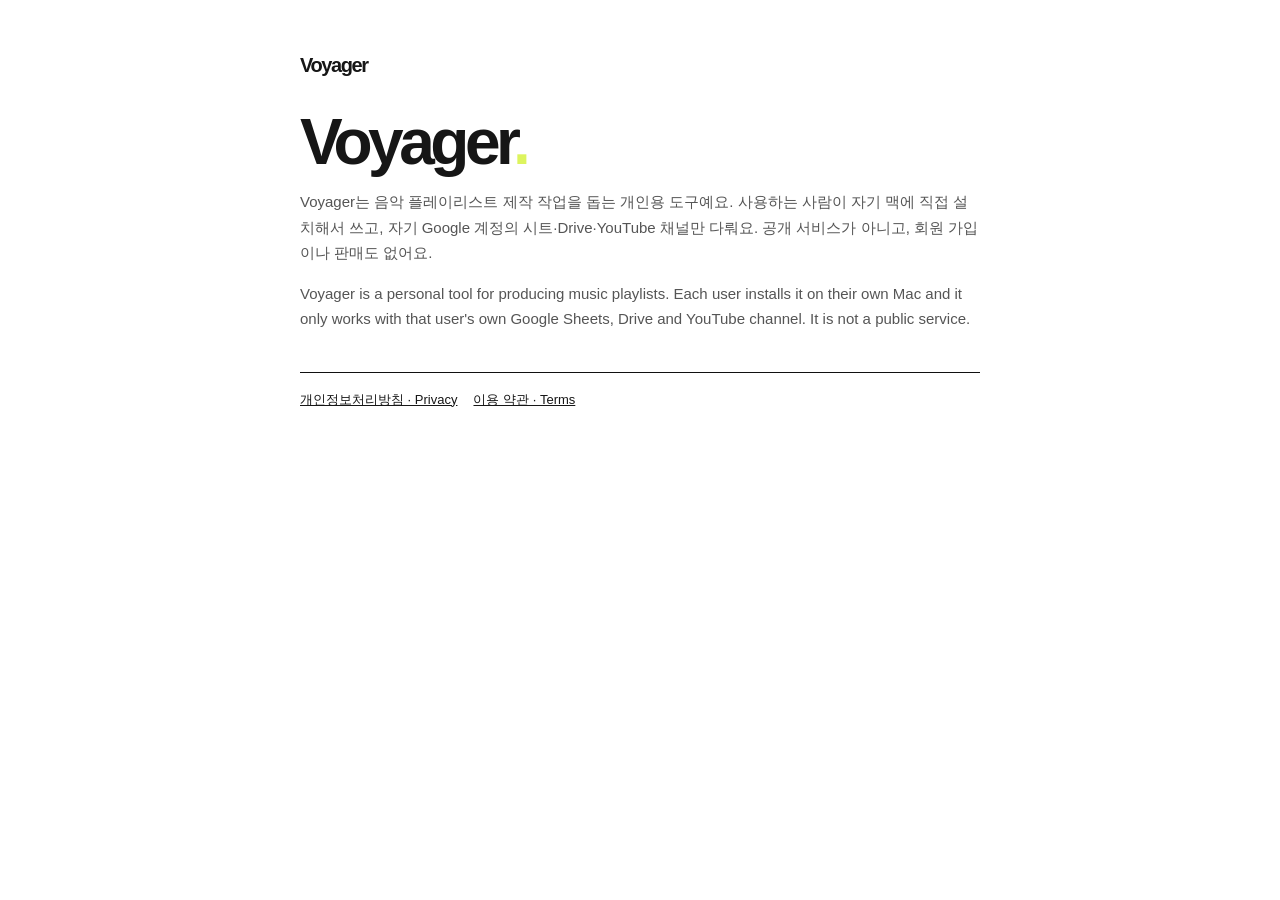
<file: index.html>
<!doctype html>
<html lang="ko">
<head>
<meta charset="utf-8">
<meta name="viewport" content="width=device-width, initial-scale=1">
<title>Voyager</title>
<link rel="stylesheet" href="style.css">
</head>
<body>
<main>
<div class="logo">Voyager</div>
<h1>Voyager<i>.</i></h1>
<p>Voyager는 음악 플레이리스트 제작 작업을 돕는 개인용 도구예요. 사용하는 사람이 자기 맥에 직접 설치해서 쓰고,
자기 Google 계정의 시트·Drive·YouTube 채널만 다뤄요. 공개 서비스가 아니고, 회원 가입이나 판매도 없어요.</p>
<p lang="en">Voyager is a personal tool for producing music playlists. Each user installs it on their own Mac and it only
works with that user's own Google Sheets, Drive and YouTube channel. It is not a public service.</p>
<nav><a href="privacy.html">개인정보처리방침 · Privacy</a><a href="terms.html">이용 약관 · Terms</a></nav>
</main>
</body>
</html>
</file>
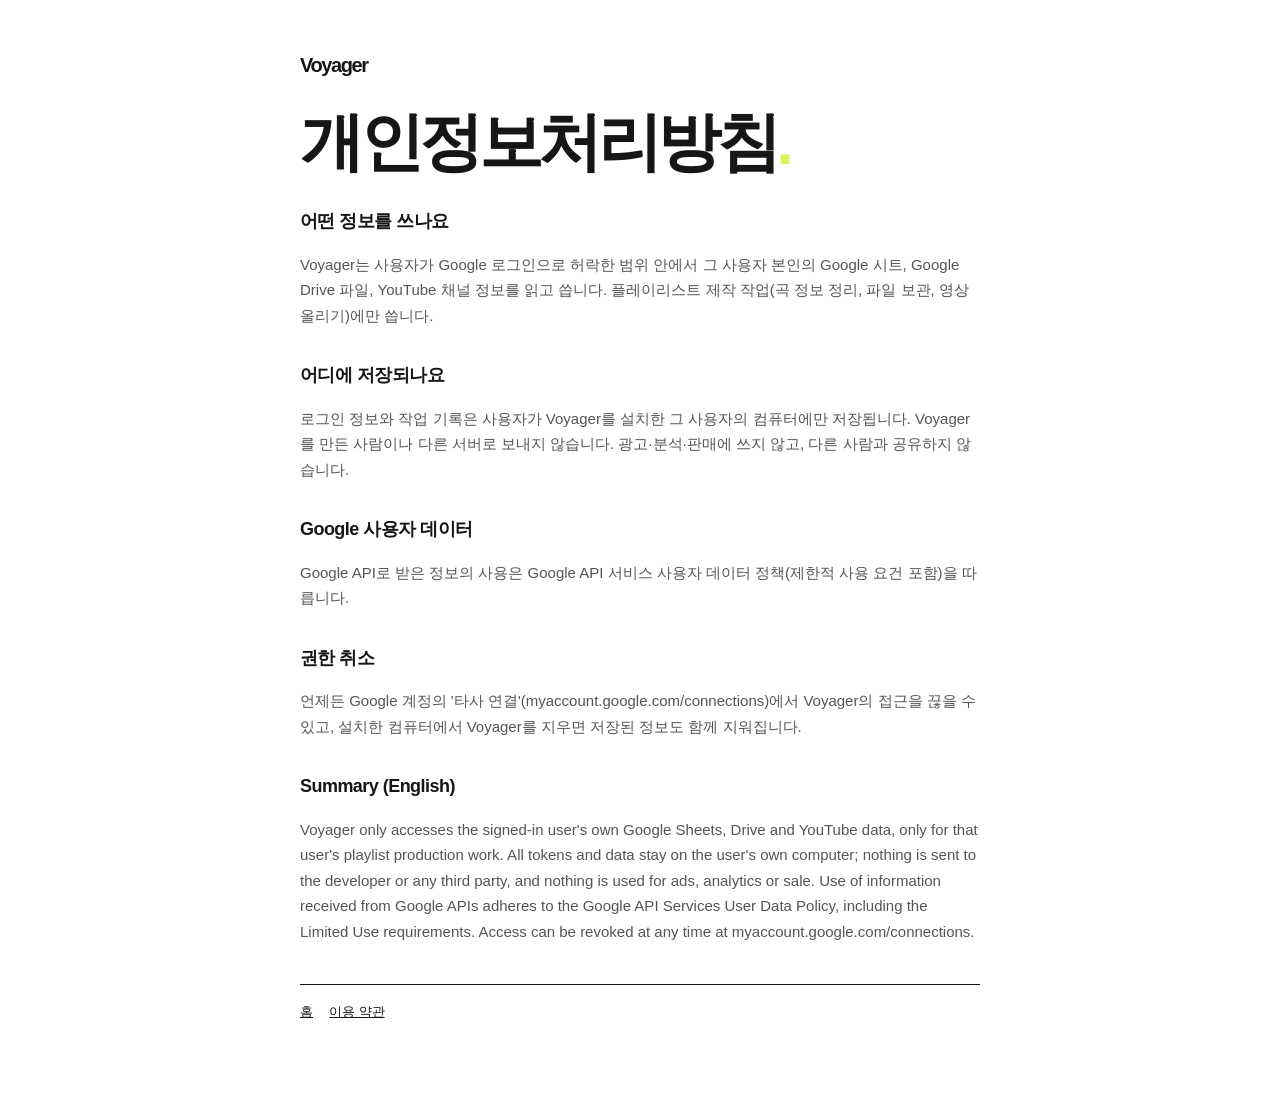
<file: privacy.html>
<!doctype html>
<html lang="ko">
<head>
<meta charset="utf-8">
<meta name="viewport" content="width=device-width, initial-scale=1">
<title>개인정보처리방침 · Voyager</title>
<link rel="stylesheet" href="style.css">
</head>
<body>
<main>
<div class="logo"><a href="./">Voyager</a></div>
<h1>개인정보처리방침<i>.</i></h1>
<h2>어떤 정보를 쓰나요</h2>
<p>Voyager는 사용자가 Google 로그인으로 허락한 범위 안에서 그 사용자 본인의 Google 시트, Google Drive 파일,
YouTube 채널 정보를 읽고 씁니다. 플레이리스트 제작 작업(곡 정보 정리, 파일 보관, 영상 올리기)에만 씁니다.</p>
<h2>어디에 저장되나요</h2>
<p>로그인 정보와 작업 기록은 사용자가 Voyager를 설치한 그 사용자의 컴퓨터에만 저장됩니다. Voyager를 만든 사람이나
다른 서버로 보내지 않습니다. 광고·분석·판매에 쓰지 않고, 다른 사람과 공유하지 않습니다.</p>
<h2>Google 사용자 데이터</h2>
<p>Google API로 받은 정보의 사용은 Google API 서비스 사용자 데이터 정책(제한적 사용 요건 포함)을 따릅니다.</p>
<h2>권한 취소</h2>
<p>언제든 Google 계정의 '타사 연결'(myaccount.google.com/connections)에서 Voyager의 접근을 끊을 수 있고,
설치한 컴퓨터에서 Voyager를 지우면 저장된 정보도 함께 지워집니다.</p>
<h2 lang="en">Summary (English)</h2>
<p lang="en">Voyager only accesses the signed-in user's own Google Sheets, Drive and YouTube data, only for that user's
playlist production work. All tokens and data stay on the user's own computer; nothing is sent to the developer or any
third party, and nothing is used for ads, analytics or sale. Use of information received from Google APIs adheres to the
Google API Services User Data Policy, including the Limited Use requirements. Access can be revoked at any time at
myaccount.google.com/connections.</p>
<nav><a href="./">홈</a><a href="terms.html">이용 약관</a></nav>
</main>
</body>
</html>
</file>
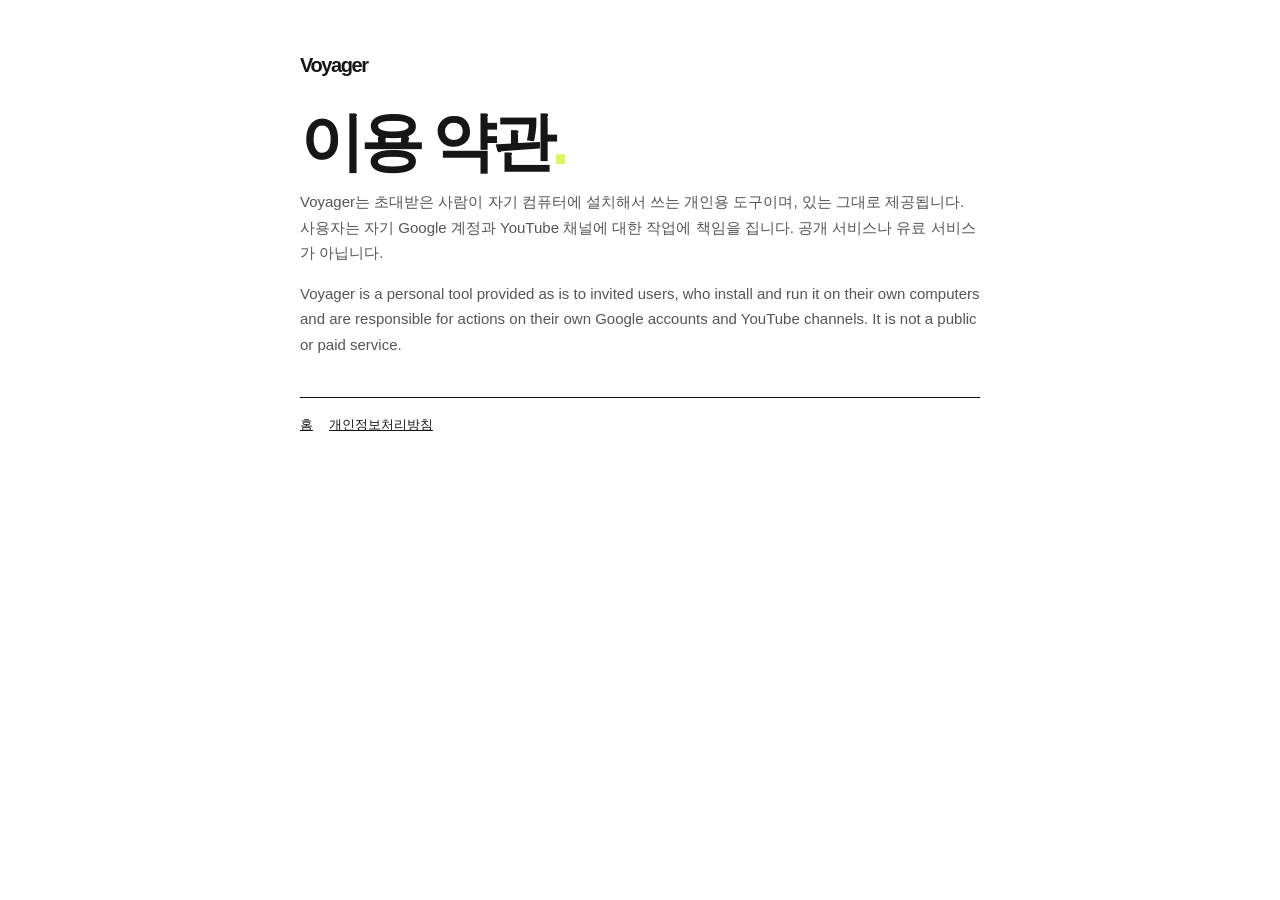
<file: terms.html>
<!doctype html>
<html lang="ko">
<head>
<meta charset="utf-8">
<meta name="viewport" content="width=device-width, initial-scale=1">
<title>이용 약관 · Voyager</title>
<link rel="stylesheet" href="style.css">
</head>
<body>
<main>
<div class="logo"><a href="./">Voyager</a></div>
<h1>이용 약관<i>.</i></h1>
<p>Voyager는 초대받은 사람이 자기 컴퓨터에 설치해서 쓰는 개인용 도구이며, 있는 그대로 제공됩니다. 사용자는 자기 Google
계정과 YouTube 채널에 대한 작업에 책임을 집니다. 공개 서비스나 유료 서비스가 아닙니다.</p>
<p lang="en">Voyager is a personal tool provided as is to invited users, who install and run it on their own computers and
are responsible for actions on their own Google accounts and YouTube channels. It is not a public or paid service.</p>
<nav><a href="./">홈</a><a href="privacy.html">개인정보처리방침</a></nav>
</main>
</body>
</html>
</file>
<file: style.css>
:root{--ink:#161616;--soft:#555;--line:#ddd;--lime:#ddf45e}
*{box-sizing:border-box}
body{margin:0;background:#fff;color:var(--ink);font:15px/1.7 Arial,"Apple SD Gothic Neo",sans-serif}
main{max-width:720px;margin:0 auto;padding:48px 20px 80px}
.logo{font-size:20px;font-weight:800;letter-spacing:-.07em}
h1{margin:28px 0 12px;font-size:clamp(40px,10vw,64px);font-weight:800;letter-spacing:-.07em;line-height:1}
h1 i{color:var(--lime);font-style:normal}
h2{margin:32px 0 8px;font-size:18px;letter-spacing:-.03em}
p,li{color:var(--soft)}
nav{margin-top:40px;padding-top:16px;border-top:1px solid #111;font-size:13px}
nav a{color:var(--ink);margin-right:16px}
.logo a{color:inherit;text-decoration:none}
</file>
